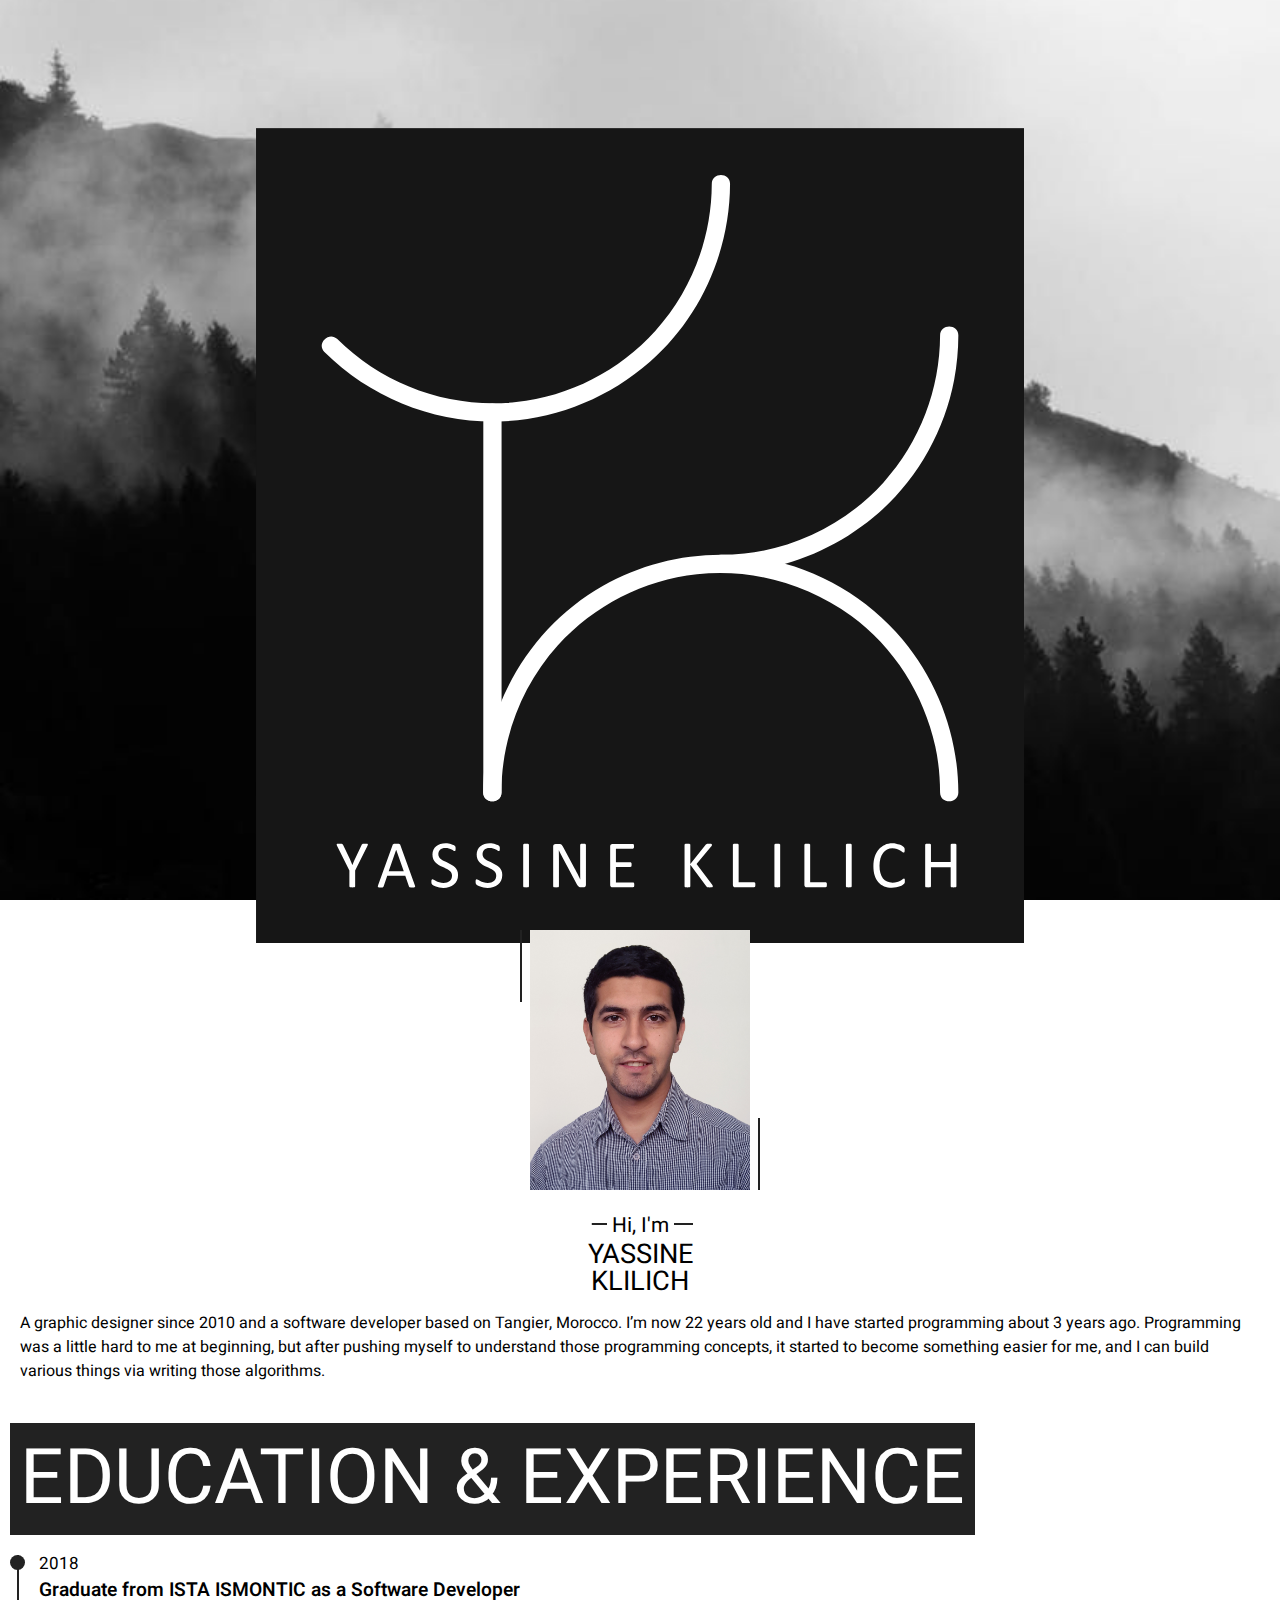
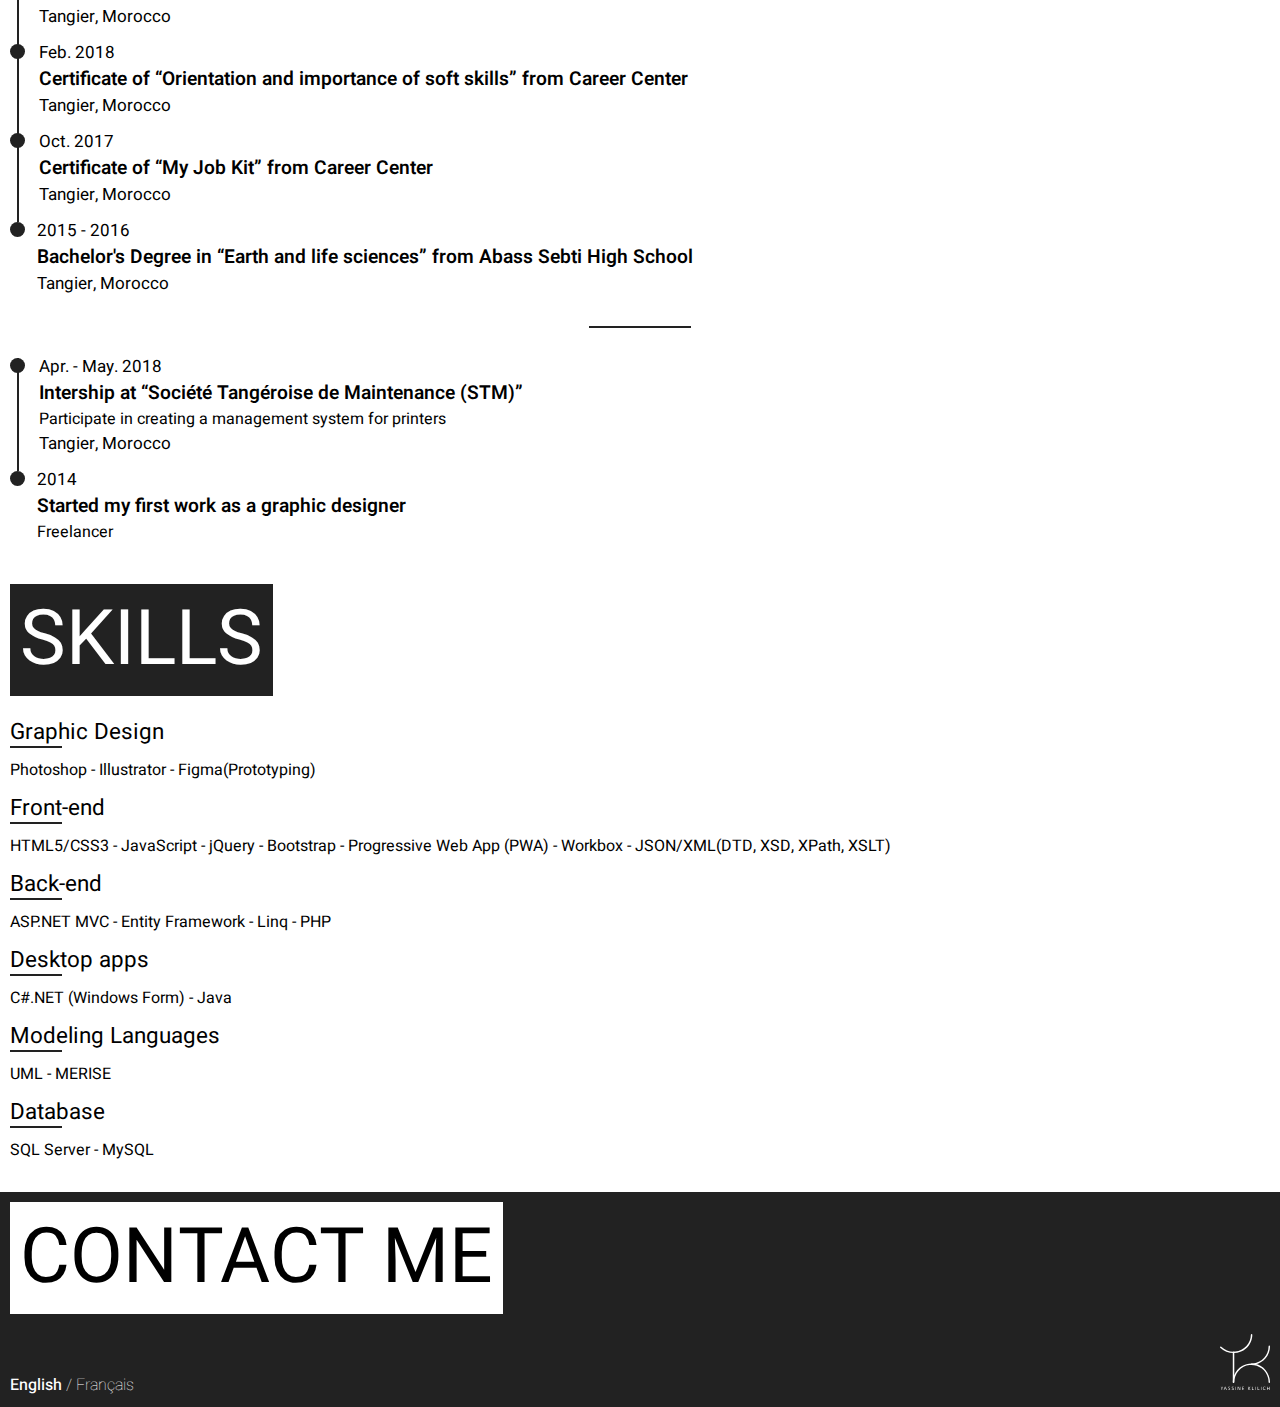
<file: index.html>
<!DOCTYPE html>
<html lang="en">
<head>
    <meta charset="UTF-8">
    <meta name="viewport" content="width=device-width, initial-scale=1.0">
    <title>Yassine Klilich</title>
    <link href="https://fonts.googleapis.com/css?family=Heebo:300,400" rel="stylesheet">
    <link rel="stylesheet" href="https://use.fontawesome.com/releases/v5.3.1/css/all.css" integrity="sha384-mzrmE5qonljUremFsqc01SB46JvROS7bZs3IO2EmfFsd15uHvIt+Y8vEf7N7fWAU" crossorigin="anonymous">
    <link rel="stylesheet" href="styles/main.css">
    <link rel="stylesheet" href="styles/375px.css" media="(min-width:375px)">
</head>
<body>
    <!-- Showcase -->
    <div class="showcase">
        <div class="showcase-grid">
            <img class="logo" src="img/Yassine Klilich Logo.svg" alt="logo">
            <div class="quote-ctr">
                <span class="quote">Protons give an atom<br>its identity,<br>electrons its personality.</span>
                <span class="author">Bill Bryson</span>
                <img class="quote-sign" src="img/double quote.svg">
            </div>
        </div>
    </div>

    <!-- Presentation -->
    <div class="present">
        <div class="img-ctr">
            <div class="img-frame">
                <img class="img" src="img/My face.jpg">
            </div>
        </div>
        <div class="name-ctr">
            <div class="hi-frame">
                <span class="hi">Hi, I'm</span>
            </div>
            <div class="name">YASSINE<br>KLILICH</div>
        </div>
        <div class="paragraph-ctr">
            A graphic designer since 2010 and a software developer based on Tangier, Morocco. I’m now 22 years old and I have started programming about 3 years ago. Programming was a little hard to me at beginning, but after pushing myself to understand those programming concepts, it started to become something easier for me, and I can build various things via writing those algorithms.
        </div>
    </div>

    <!-- Education & Experience -->
    <div class="career">
        <span class="title">EDUCATION & EXPERIENCE</span>
        <!-- Education -->
        <div class="edu">
            <div class="block-ctr">
                <div class="block">
                    <div class="sub-block">
                        <div class="point-timeline"></div>
                        <div class="info-ctr">
                            <div class="date">2018</div>
                            <div class="info">Graduate from ISTA ISMONTIC as a Software Developer</div>
                            <div class="location">Tangier, Morocco</div>
                        </div>
                    </div>
                </div>
                <div class="block">
                    <div class="sub-block">
                        <div class="point-timeline"></div>
                        <div class="info-ctr">
                            <div class="date">Feb. 2018</div>
                            <div class="info">Certificate of &OpenCurlyDoubleQuote;Orientation and importance of soft skills&CloseCurlyDoubleQuote; from Career Center</div>
                            <div class="location">Tangier, Morocco</div>
                        </div>
                    </div>
                </div>
                <div class="block">
                    <div class="sub-block">
                        <div class="point-timeline"></div>
                        <div class="info-ctr">
                            <div class="date">Oct. 2017</div>
                            <div class="info">Certificate of &OpenCurlyDoubleQuote;My Job Kit&CloseCurlyDoubleQuote; from Career Center</div>
                            <div class="location">Tangier, Morocco</div>
                        </div>
                    </div>
                </div>
                <div class="block">
                    <div class="sub-block">
                        <div class="point-timeline"></div>
                        <div class="info-ctr">
                            <div class="date">2015 - 2016</div>
                            <div class="info">Bachelor's Degree in &OpenCurlyDoubleQuote;Earth and life sciences&CloseCurlyDoubleQuote; from Abass Sebti High School</div>
                            <div class="location">Tangier, Morocco</div>
                        </div>
                    </div>
                </div>
            </div>
        </div>
        <!-- Line break -->
        <hr class="line-break">
        <!-- Experience -->
        <div class="exp">
            <div class="block-ctr">
                <div class="block">
                    <div class="sub-block">
                        <div class="point-timeline"></div>
                        <div class="info-ctr">
                            <div class="date">Apr. - May. 2018</div>
                            <div class="info">Intership at &OpenCurlyDoubleQuote;Société Tangéroise de Maintenance (STM)&CloseCurlyDoubleQuote;</div>
                            <div>Participate in creating a management system for printers</div>
                            <div class="location">Tangier, Morocco</div>
                        </div>
                    </div>
                </div>
                <div class="block">
                    <div class="sub-block">
                        <div class="point-timeline"></div>
                        <div class="info-ctr">
                            <div class="date">2014</div>
                            <div class="info">Started my first work as a graphic designer</div>
                            <div>Freelancer</div>
                        </div>
                    </div>
                </div>
            </div>
        </div>
    </div>

    <!-- Skills -->
    <div class="career">
        <span class="title">SKILLS</span>
        <div class="skill-ctr">
            <div class="skill-block">
                <div class="skill-title">Graphic Design</div>
                <div class="skills">
                    Photoshop - Illustrator - Figma(Prototyping)
                </div>
            </div>
            <div class="skill-block">
                <div class="skill-title">Front-end</div>
                <div class="skills">
                    HTML5/CSS3 - JavaScript - jQuery - Bootstrap - Progressive Web App (PWA) - Workbox - JSON/XML(DTD, XSD, XPath, XSLT)
                </div>
            </div>
            <div class="skill-block">
                <div class="skill-title">Back-end</div>
                <div class="skills">
                    ASP.NET MVC - Entity Framework - Linq - PHP
                </div>
            </div>
            <div class="skill-block">
                <div class="skill-title">Desktop apps</div>
                <div class="skills">
                    C#.NET (Windows Form) - Java
                </div>
            </div>
            <div class="skill-block">
                <div class="skill-title">Modeling Languages</div>
                <div class="skills">
                    UML - MERISE
                </div>
            </div>
            <div class="skill-block">
                <div class="skill-title">Database</div>
                <div class="skills">
                    SQL Server - MySQL
                </div>
            </div>
        </div>
    </div>

    <!-- Footer & Contact -->
    <footer>
        <div class="contact-ctr">
            <span class="contact-title">CONTACT ME</span>
            <div class="grid-table">
                <div class="icon-ctr">
                    <i class="fab fa-facebook icon"></i>
                    <i class="fab fa-behance-square icon"></i>
                    <i class="fab fa-github-square icon"></i>
                    <i class="fas fa-envelope-square icon"></i>
                </div>
                <div class="logo-white">
                    <img src="img/logo outline.svg">
                </div>
                <div class="lang-ctr">
                    <a href="#" class="lang current-lang">English</a> / <a href="#" class="lang">Français</a>
                </div>
            </div>
        </div>
    </footer>
</body>
</html>
</file>
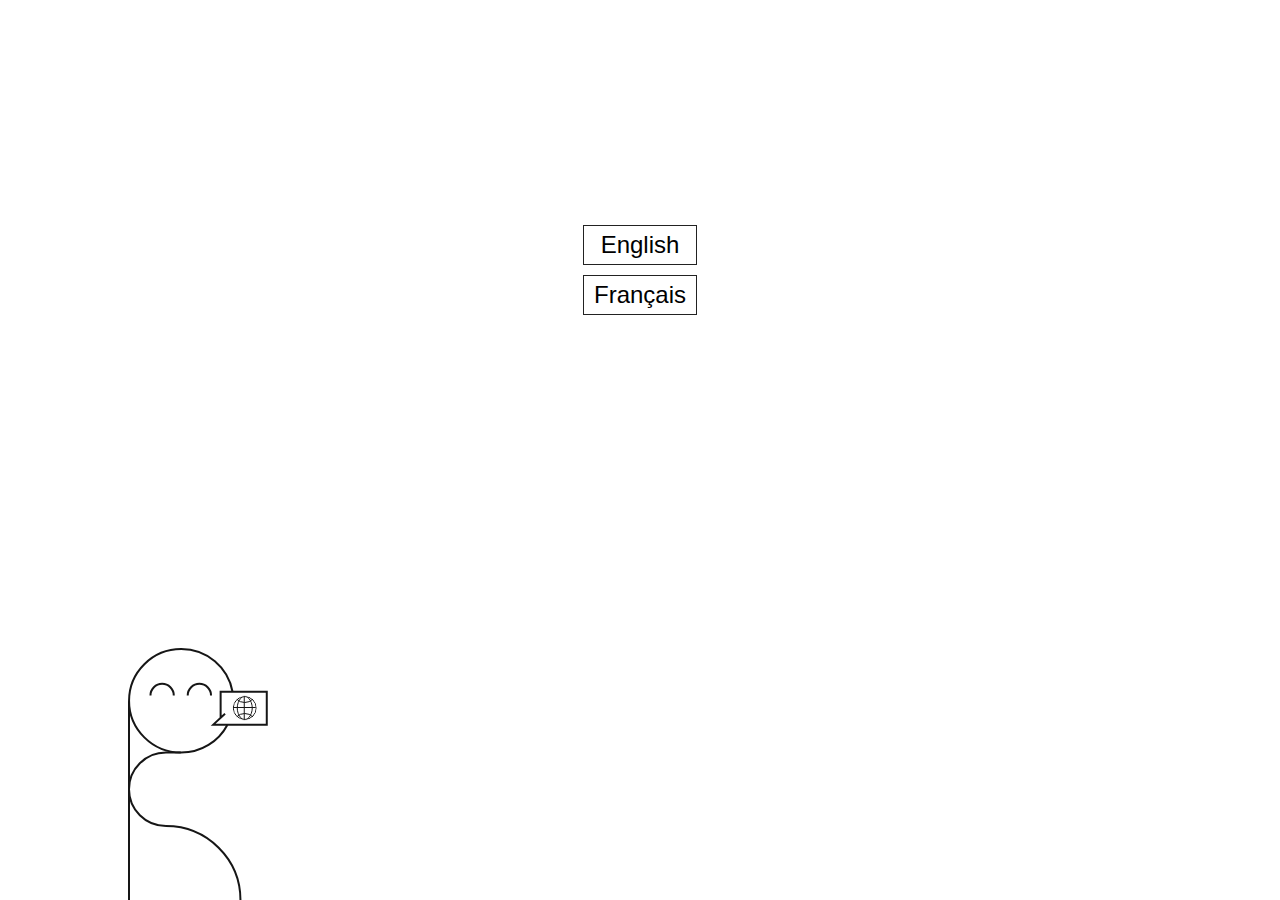
<file: lang.html>
<!DOCTYPE html>
<html lang="en">
<head>
    <meta charset="UTF-8">
    <meta name="viewport" content="width=device-width, initial-scale=1.0">
    <title>Yassine Klilich</title>
    <link href="https://fonts.googleapis.com/css?family=Heebo:300,400" rel="stylesheet">
    <style>
        body {
            margin: 0; 
            font-family: 'Heebo', 'Calibri', sans-serif;
        }
        .lang-ctr {height: 100vh;}

        .btn-ctr {
            position: relative;
            top: 25%;
            text-align: center;
        }

        .ctr{
            display: inline-block;
        }

        .eng-ctr, .fr-ctr{
            border: 1px solid #222222;
            margin-bottom: 10px;
        }

        .btn-ctr button{
            font-size: 1.5em;
            background-color: #fff;
            border: none;
            padding: 5px 10px;
            width: 100%;
            font-family: 'Calibri', sans-serif;
        }
        
        .btn-ctr button:hover{
            background-color: #222222;
            color: #fff;
        }

        .btn-ctr button:focus{
            outline: none;
        }
        
        .img-ctr{
            position: absolute;
            bottom: 0px;
            width:100%;
            z-index: -1;
        }

        .lang-design{
            position: relative;
            display: block;
            margin-left: 10%;
        }
    </style>
</head>
<body>
    <div class="lang-ctr">
        <div class="btn-ctr">
            <div class="ctr">
                <div class="eng-ctr">
                    <button>English</button>
                </div>
                <div class="fr-ctr">
                    <button>Français</button>
                </div>
            </div>
        </div>
        <div class="img-ctr">
            <img class="lang-design" src="img/Language Design.svg">
        </div>
    </div>
</body>
</html>
</file>
<file: styles/main.css>
body{
    margin: 0;
    padding: 0;
    font-family: 'Heebo', 'Segoe UI', 'Calibri', sans-serif;
}

/* Showcase */
.showcase{
    background-image: url(../img/bg-mountain.jpg);
    height: 100vh;
    min-height: 568px;
    background-repeat: no-repeat;
    background-size: cover;
    background-position: center;
}

.showcase-grid{
    height: 100vh;
    min-height: inherit;
    display: grid;
    grid-template-rows: 1fr 1fr;
    justify-items: center;
}

.logo{
    padding-top: 10%;
    align-self: end;
    width: 70%;
}

.quote-ctr{
    align-self: center;
    display: grid;
    color: white;
}

.quote{
    font-size: 7vw;
    font-weight: 400;
}

.author{
    font-weight: 200;
    justify-self: end;
}

.quote-sign{
    width: 50px;
    padding-top: 20px;
    justify-self: center;
}

/* Presentation */
.present{
    display: grid;
    justify-items: center;
    padding: 0 20px;
}

.img-ctr .img-frame{
    position: relative;
}

.img{
    display: block;
    margin-top: 30px;
    width: 220px;
}

.img-ctr .img-frame::after{
    content: " ";
    position: absolute;
    right: -10px;
    bottom: 0px;
    border: 1px solid #222222;
    height: 70px;
}

.img-ctr .img-frame::before{
    content: " ";
    position: absolute;
    left: -10px;
    border: 1px solid #222222;
    height: 70px;
}

.name-ctr{
    margin-top: 20px;
    text-align: center;
}

.hi{
    font-size: 1.3em;
    background-color: white;
    padding: 0 5px;
}

.hi-frame{
    position: relative;
    overflow: hidden;
}

.hi-frame::before{
    position: absolute;
    content: " ";
    border: 1px solid #222222;
    width: 100%;
    top: 40%;
    left: 0px;
    z-index: -20;
}

.name-ctr .name{
    font-size: 1.7em;
    line-height: 1;
}

.paragraph-ctr{
    margin-top: 15px;
}

/* Line break */
.line-break{
    border: 1px solid #222222;
    width: 100px;
    margin: 30px auto;
}

/* Education & Experience */
.career{
    margin: 40px 10px auto 10px;
}

.title{
    font-size: 7vw;
    color: white;
    background-color: #222222;
    padding: 0 10px;
}

.block-ctr{
    margin-top: 20px;
}

.point-timeline{
    width: 15px;
    height: 15px;
    background-color: #222222;
    border-radius: 50%;
}

.info-ctr{
    border-left: 2px solid #222222;
    margin-left: 7px;
    padding-left: 20px;
    padding-bottom: 15px;
    margin-top: -15px;
    display: inline-block;
}

.info{
    font-size: 1.2em;
    margin-top: 4px;
    font-weight: 600;
}

.date, .location{
    font-size: 17px;
}

.date{
    line-height: 1;
}

.edu .block-ctr .block:last-child .info-ctr, .exp .block-ctr .block:last-child .info-ctr{
    border: none;
    padding-bottom: 0;
}

/* Skills */
.skill-ctr{
    margin-top: 20px;
}

.skill-block{
    margin: 10px 0;
}

.skill-title{
    position: relative;
    font-size: 1.4em;
    
}

.skill-title::before{
    content: " ";
    border: 1px solid #222222;
    position: absolute;
    bottom: 0px;
    width: 50px;
}

.skills{
    margin: 10px 0;
}

/* Footer & Contact */
.contact-ctr{
    background-color: #222222;
    margin-top: 30px;
    padding: 10px 10px;
}

.contact-title{
    font-size: 7vw;
    background-color: #fff;
    padding: 0 10px;
}

.grid-table{
    margin-top: 20px;
    display: grid;
    grid-template-columns: 1fr auto;
}

.icon-ctr, .lang-ctr{
    grid-column: 1/2;
}

.icon{
    font-size: 20px;
    color: white;
}

.logo-white{
    grid-column: 2/3;
    grid-row: 1/3;
}

.logo-white img{
    width: 50px;
}

.lang-ctr, .lang{
    color: white;
    font-weight: 100;
    text-decoration: none;
    align-self: end;
}

.current-lang{
    font-weight: 500;
}
</file>
<file: styles/375px.css>
.logo{
    width:60%;
}

.quote, .title, .contact-title{
    font-size: 6vw;
}
</file>
